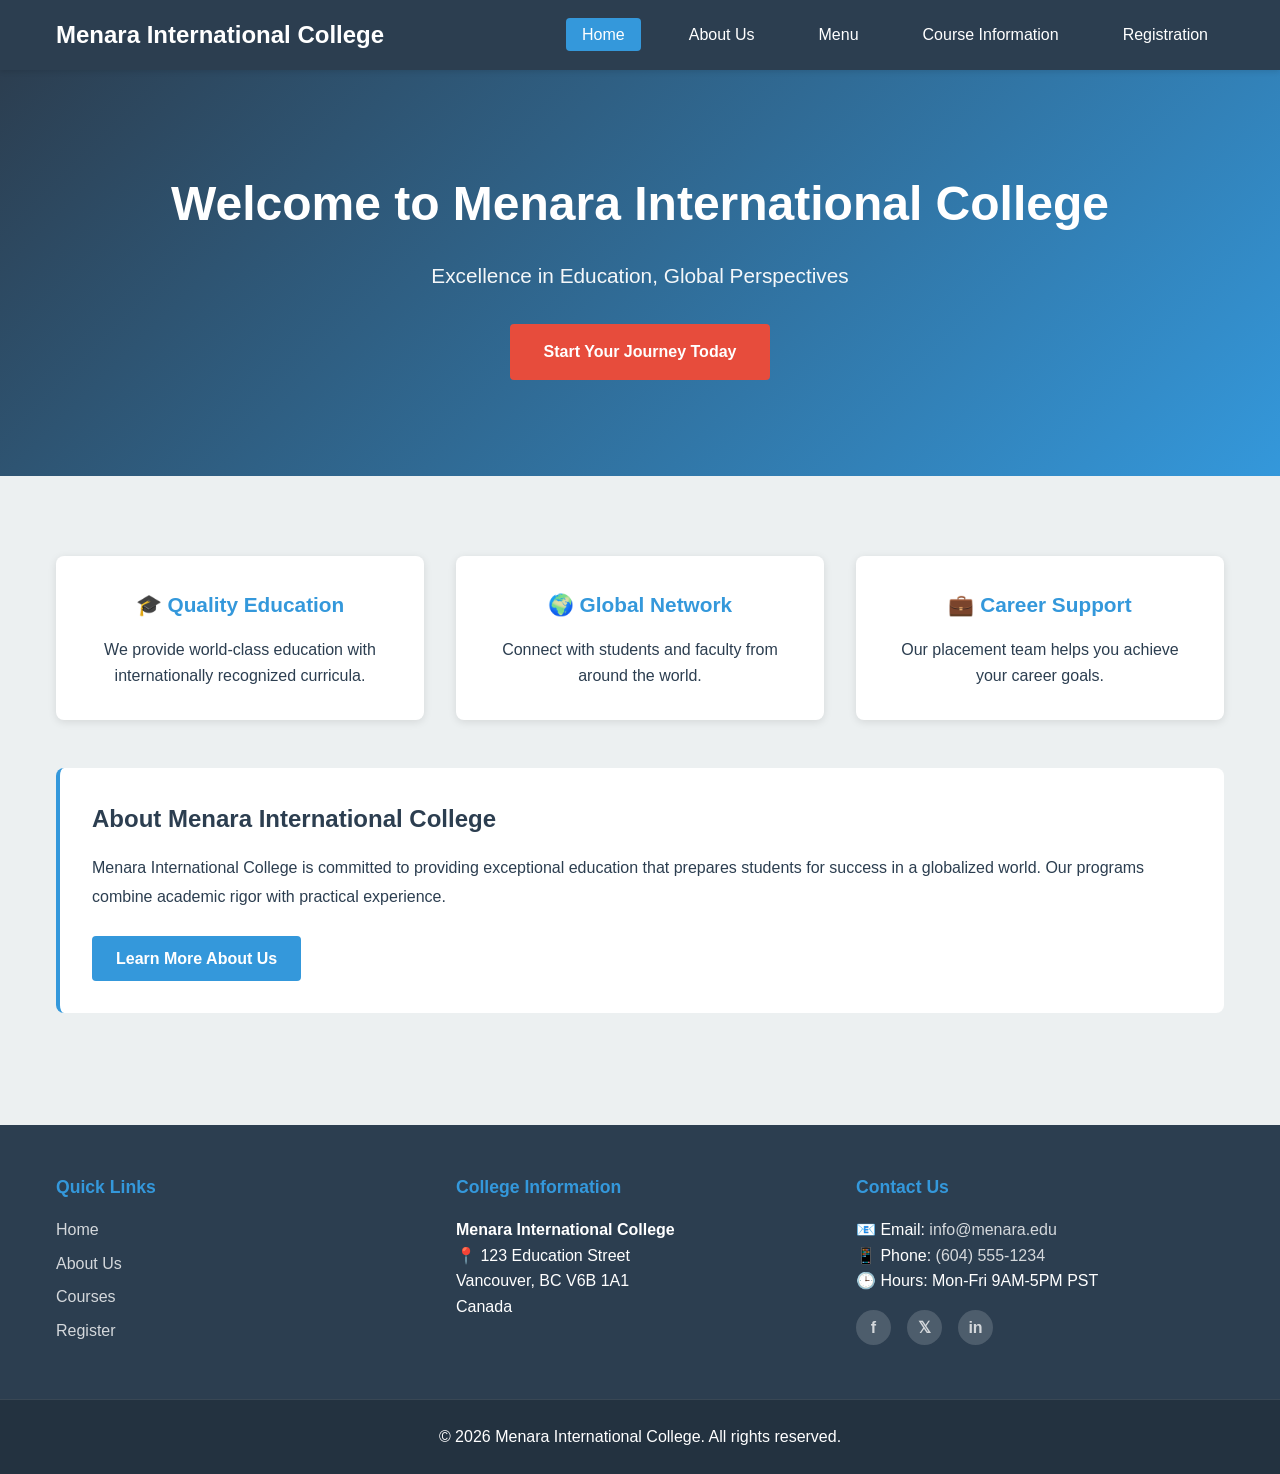
<file: index.html>
<!DOCTYPE html>
<html lang="en">
<head>
    <meta charset="UTF-8">
    <meta name="viewport" content="width=device-width, initial-scale=1.0">
    <title>Menara International College - Home</title>
    <link rel="stylesheet" href="styles.css">
</head>
<body>
    <!-- Navigation Bar -->
    <nav class="navbar">
        <div class="nav-container">
            <div class="logo">
                <h1>Menara International College</h1>
            </div>
            <div class="menu-toggle" id="menuToggle">
                <span></span>
                <span></span>
                <span></span>
            </div>
            <ul class="nav-menu" id="navMenu">
                <li><a href="index.html" class="active">Home</a></li>
                <li><a href="about.html">About Us</a></li>
                <li><a href="menu.html">Menu</a></li>
                <li><a href="courses.html">Course Information</a></li>
                <li><a href="registration.html">Registration</a></li>
            </ul>
        </div>
    </nav>

    <!-- Hero Section -->
    <header class="hero">
        <div class="hero-content">
            <h1>Welcome to Menara International College</h1>
            <p>Excellence in Education, Global Perspectives</p>
            <a href="registration.html" class="cta-button">Start Your Journey Today</a>
        </div>
    </header>

    <!-- Main Content -->
    <main class="container">
        <section class="featured">
            <div class="feature-card">
                <h3>🎓 Quality Education</h3>
                <p>We provide world-class education with internationally recognized curricula.</p>
            </div>
            <div class="feature-card">
                <h3>🌍 Global Network</h3>
                <p>Connect with students and faculty from around the world.</p>
            </div>
            <div class="feature-card">
                <h3>💼 Career Support</h3>
                <p>Our placement team helps you achieve your career goals.</p>
            </div>
        </section>

        <section class="intro-section">
            <h2>About Menara International College</h2>
            <p>Menara International College is committed to providing exceptional education that prepares students for success in a globalized world. Our programs combine academic rigor with practical experience.</p>
            <a href="about.html" class="read-more">Learn More About Us</a>
        </section>
    </main>

    <!-- Footer -->
    <footer class="footer">
        <div class="footer-container">
            <!-- Quick Menu Section -->
            <div class="footer-section">
                <h4>Quick Links</h4>
                <ul>
                    <li><a href="index.html">Home</a></li>
                    <li><a href="about.html">About Us</a></li>
                    <li><a href="courses.html">Courses</a></li>
                    <li><a href="registration.html">Register</a></li>
                </ul>
            </div>

            <!-- College Info Section -->
            <div class="footer-section">
                <h4>College Information</h4>
                <p><strong>Menara International College</strong></p>
                <p>📍 123 Education Street<br>
                   Vancouver, BC V6B 1A1<br>
                   Canada</p>
            </div>

            <!-- Contact Section -->
            <div class="footer-section">
                <h4>Contact Us</h4>
                <p>📧 Email: <a href="mailto:info@menara.edu">info@menara.edu</a></p>
                <p>📱 Phone: <a href="tel:+16045551234">(604) 555-1234</a></p>
                <p>🕒 Hours: Mon-Fri 9AM-5PM PST</p>
                <div class="social-links">
                    <a href="#" aria-label="Facebook">f</a>
                    <a href="#" aria-label="Twitter">𝕏</a>
                    <a href="#" aria-label="LinkedIn">in</a>
                </div>
            </div>
        </div>

        <div class="footer-bottom">
            <p>&copy; 2026 Menara International College. All rights reserved.</p>
        </div>
    </footer>

    <script src="script.js"></script>
</body>
</html>
</file>
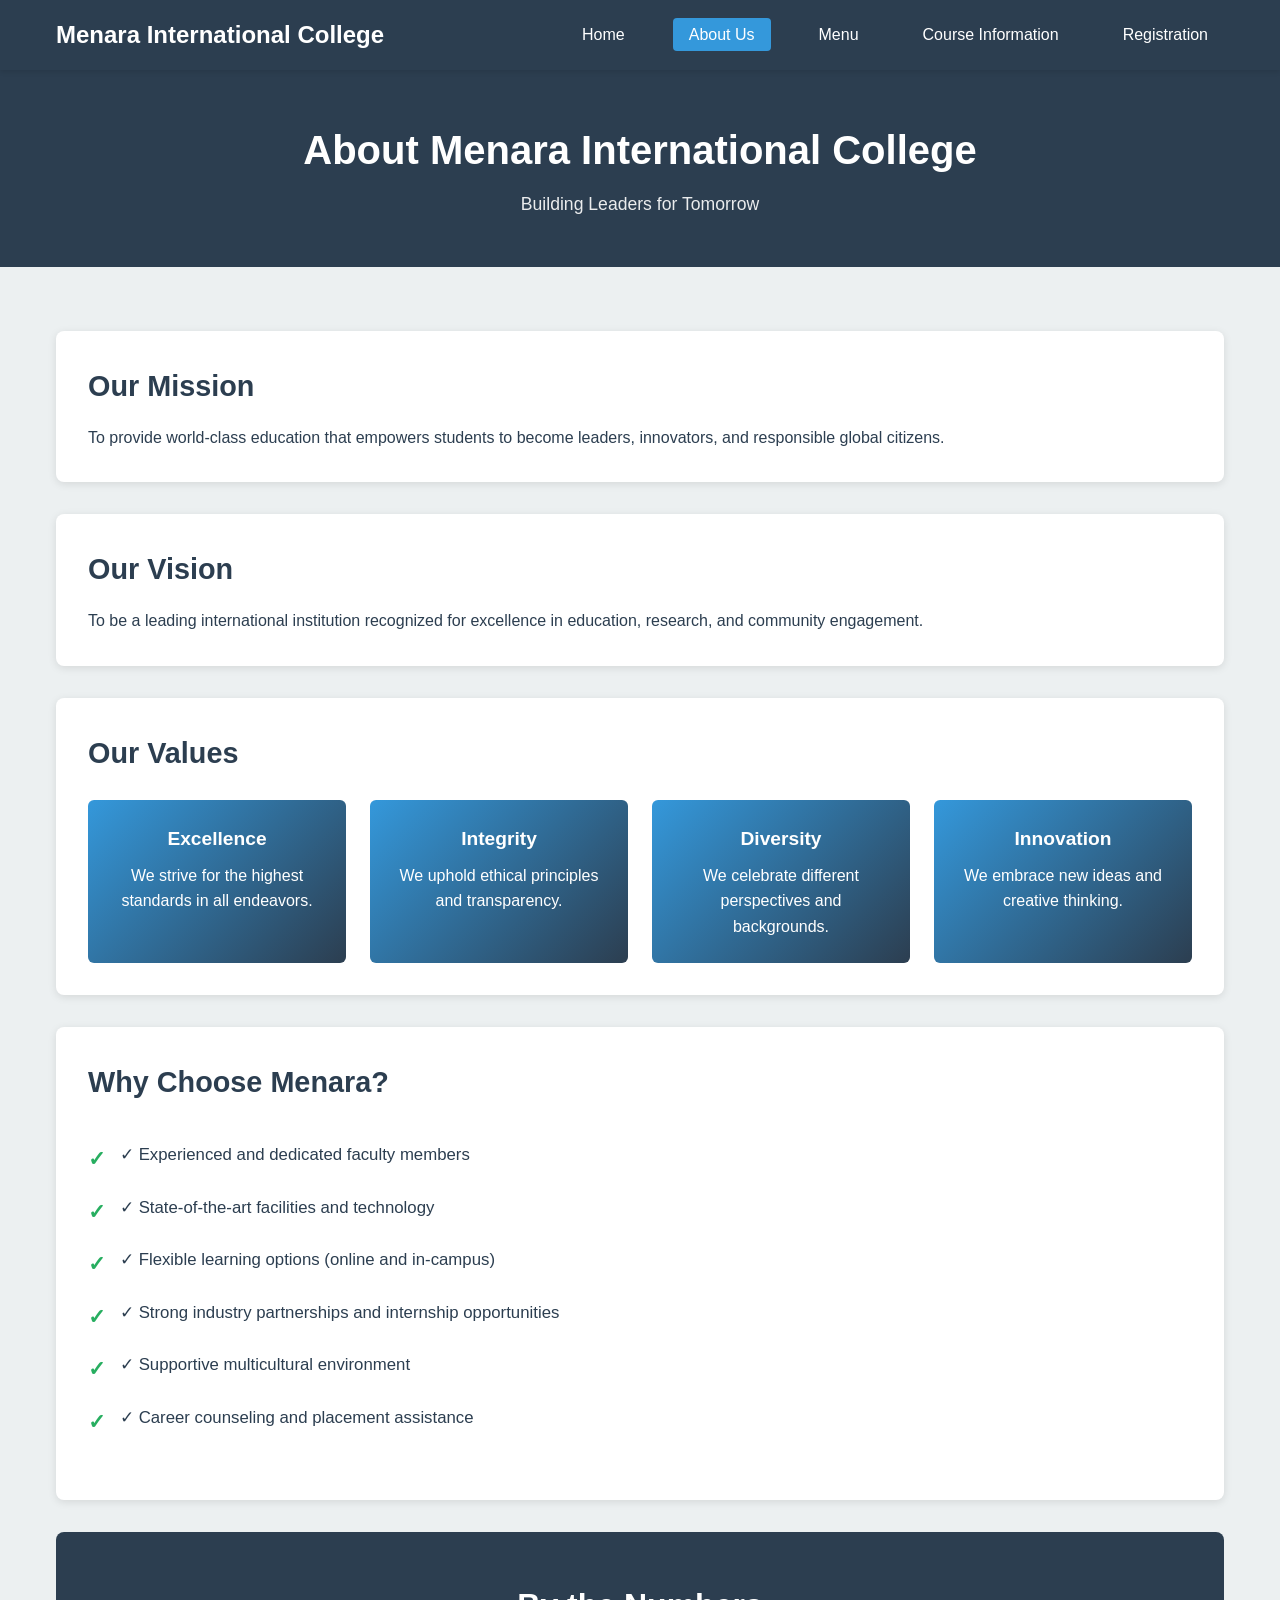
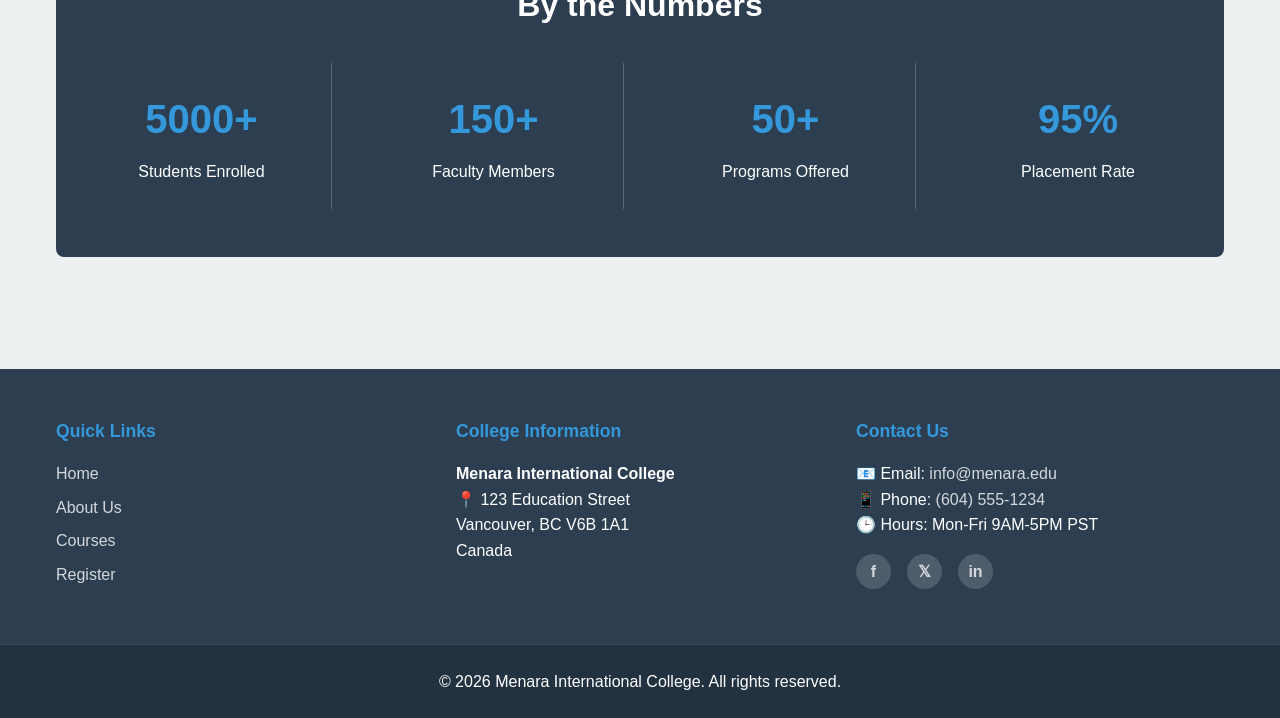
<file: about.html>
<!DOCTYPE html>
<html lang="en">
<head>
    <meta charset="UTF-8">
    <meta name="viewport" content="width=device-width, initial-scale=1.0">
    <title>About Us - Menara International College</title>
    <link rel="stylesheet" href="styles.css">
</head>
<body>
    <!-- Navigation Bar -->
    <nav class="navbar">
        <div class="nav-container">
            <div class="logo">
                <h1>Menara International College</h1>
            </div>
            <div class="menu-toggle" id="menuToggle">
                <span></span>
                <span></span>
                <span></span>
            </div>
            <ul class="nav-menu" id="navMenu">
                <li><a href="index.html">Home</a></li>
                <li><a href="about.html" class="active">About Us</a></li>
                <li><a href="menu.html">Menu</a></li>
                <li><a href="courses.html">Course Information</a></li>
                <li><a href="registration.html">Registration</a></li>
            </ul>
        </div>
    </nav>

    <!-- Page Header -->
    <header class="page-header">
        <h1>About Menara International College</h1>
        <p>Building Leaders for Tomorrow</p>
    </header>

    <!-- Main Content -->
    <main class="container">
        <section class="about-section">
            <h2>Our Mission</h2>
            <p>To provide world-class education that empowers students to become leaders, innovators, and responsible global citizens.</p>
        </section>

        <section class="about-section">
            <h2>Our Vision</h2>
            <p>To be a leading international institution recognized for excellence in education, research, and community engagement.</p>
        </section>

        <section class="about-section">
            <h2>Our Values</h2>
            <div class="values-grid">
                <div class="value-card">
                    <h3>Excellence</h3>
                    <p>We strive for the highest standards in all endeavors.</p>
                </div>
                <div class="value-card">
                    <h3>Integrity</h3>
                    <p>We uphold ethical principles and transparency.</p>
                </div>
                <div class="value-card">
                    <h3>Diversity</h3>
                    <p>We celebrate different perspectives and backgrounds.</p>
                </div>
                <div class="value-card">
                    <h3>Innovation</h3>
                    <p>We embrace new ideas and creative thinking.</p>
                </div>
            </div>
        </section>

        <section class="about-section">
            <h2>Why Choose Menara?</h2>
            <ul class="benefits-list">
                <li>✓ Experienced and dedicated faculty members</li>
                <li>✓ State-of-the-art facilities and technology</li>
                <li>✓ Flexible learning options (online and in-campus)</li>
                <li>✓ Strong industry partnerships and internship opportunities</li>
                <li>✓ Supportive multicultural environment</li>
                <li>✓ Career counseling and placement assistance</li>
            </ul>
        </section>

        <section class="statistics">
            <h2>By the Numbers</h2>
            <div class="stats-grid">
                <div class="stat">
                    <h3>5000+</h3>
                    <p>Students Enrolled</p>
                </div>
                <div class="stat">
                    <h3>150+</h3>
                    <p>Faculty Members</p>
                </div>
                <div class="stat">
                    <h3>50+</h3>
                    <p>Programs Offered</p>
                </div>
                <div class="stat">
                    <h3>95%</h3>
                    <p>Placement Rate</p>
                </div>
            </div>
        </section>
    </main>

    <!-- Footer -->
    <footer class="footer">
        <div class="footer-container">
            <!-- Quick Menu Section -->
            <div class="footer-section">
                <h4>Quick Links</h4>
                <ul>
                    <li><a href="index.html">Home</a></li>
                    <li><a href="about.html">About Us</a></li>
                    <li><a href="courses.html">Courses</a></li>
                    <li><a href="registration.html">Register</a></li>
                </ul>
            </div>

            <!-- College Info Section -->
            <div class="footer-section">
                <h4>College Information</h4>
                <p><strong>Menara International College</strong></p>
                <p>📍 123 Education Street<br>
                   Vancouver, BC V6B 1A1<br>
                   Canada</p>
            </div>

            <!-- Contact Section -->
            <div class="footer-section">
                <h4>Contact Us</h4>
                <p>📧 Email: <a href="mailto:info@menara.edu">info@menara.edu</a></p>
                <p>📱 Phone: <a href="tel:+16045551234">(604) 555-1234</a></p>
                <p>🕒 Hours: Mon-Fri 9AM-5PM PST</p>
                <div class="social-links">
                    <a href="#" aria-label="Facebook">f</a>
                    <a href="#" aria-label="Twitter">𝕏</a>
                    <a href="#" aria-label="LinkedIn">in</a>
                </div>
            </div>
        </div>

        <div class="footer-bottom">
            <p>&copy; 2026 Menara International College. All rights reserved.</p>
        </div>
    </footer>

    <script src="script.js"></script>
</body>
</html>
</file>
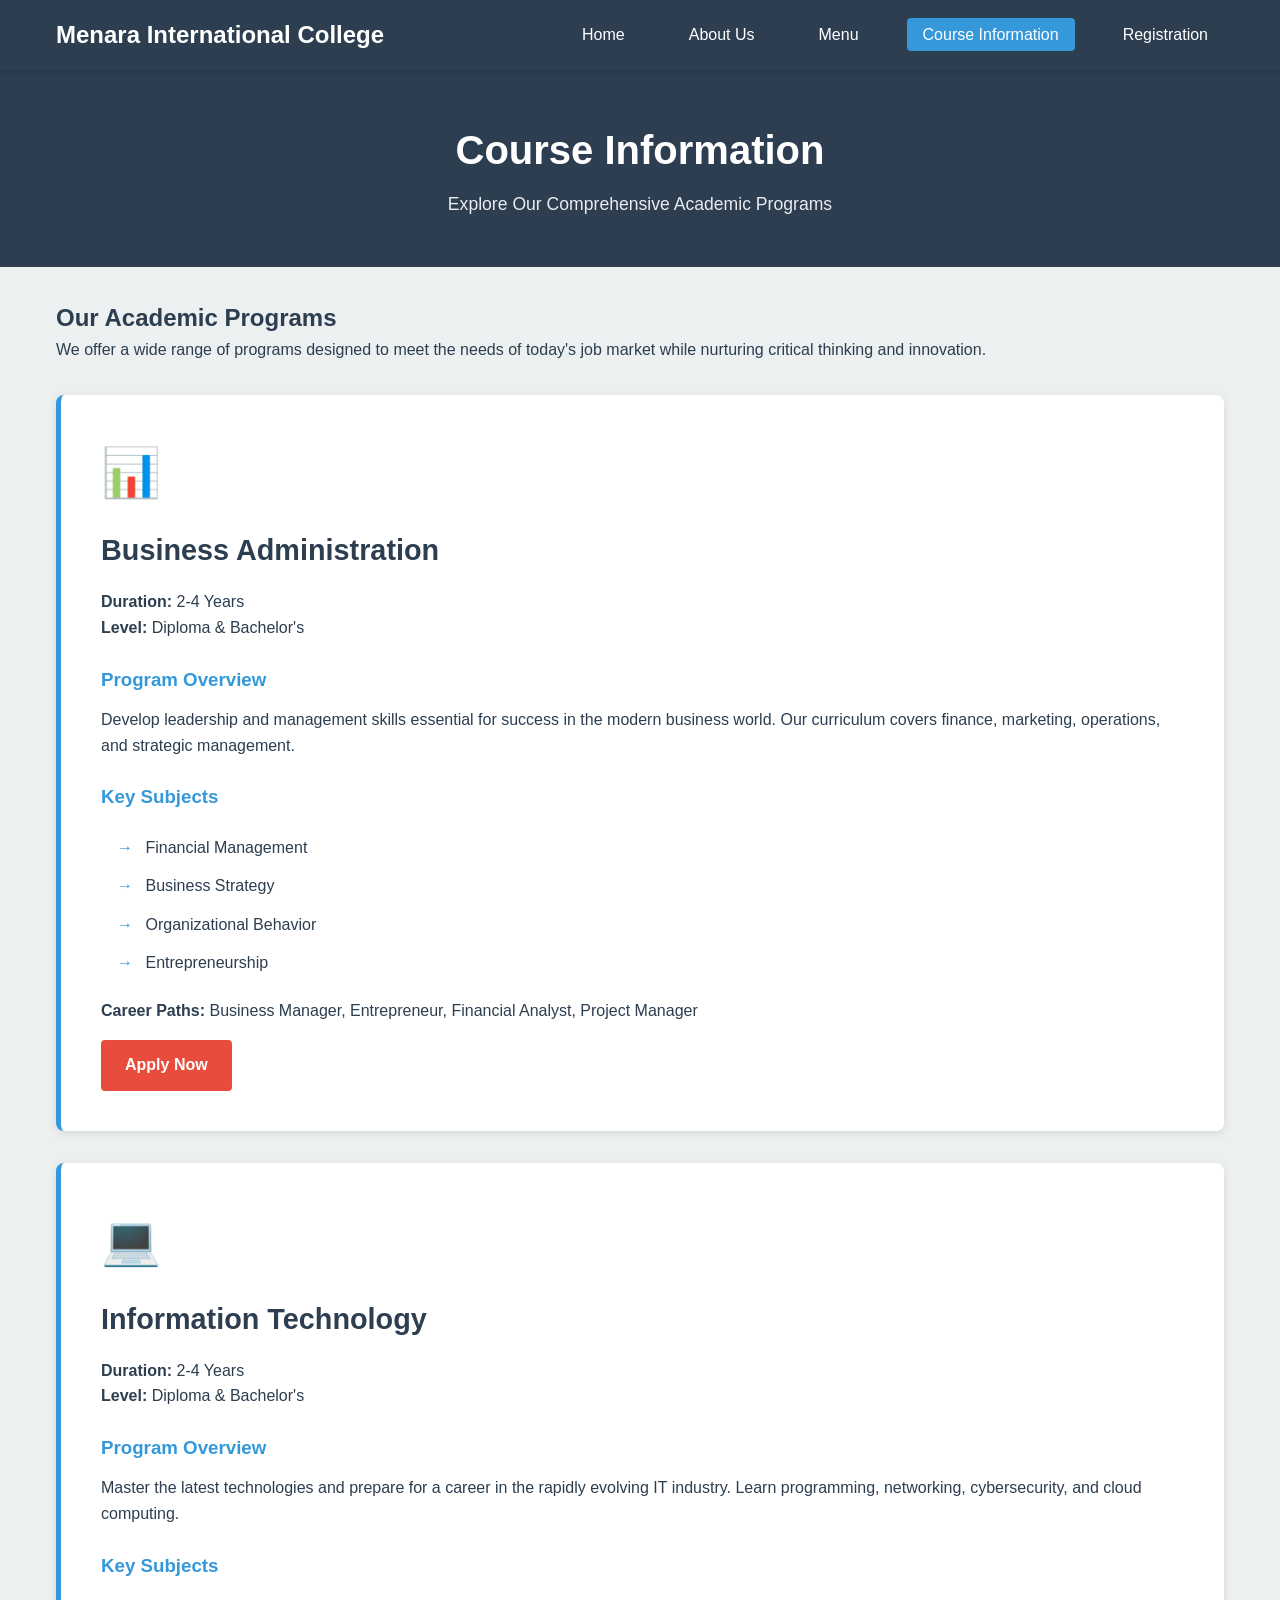
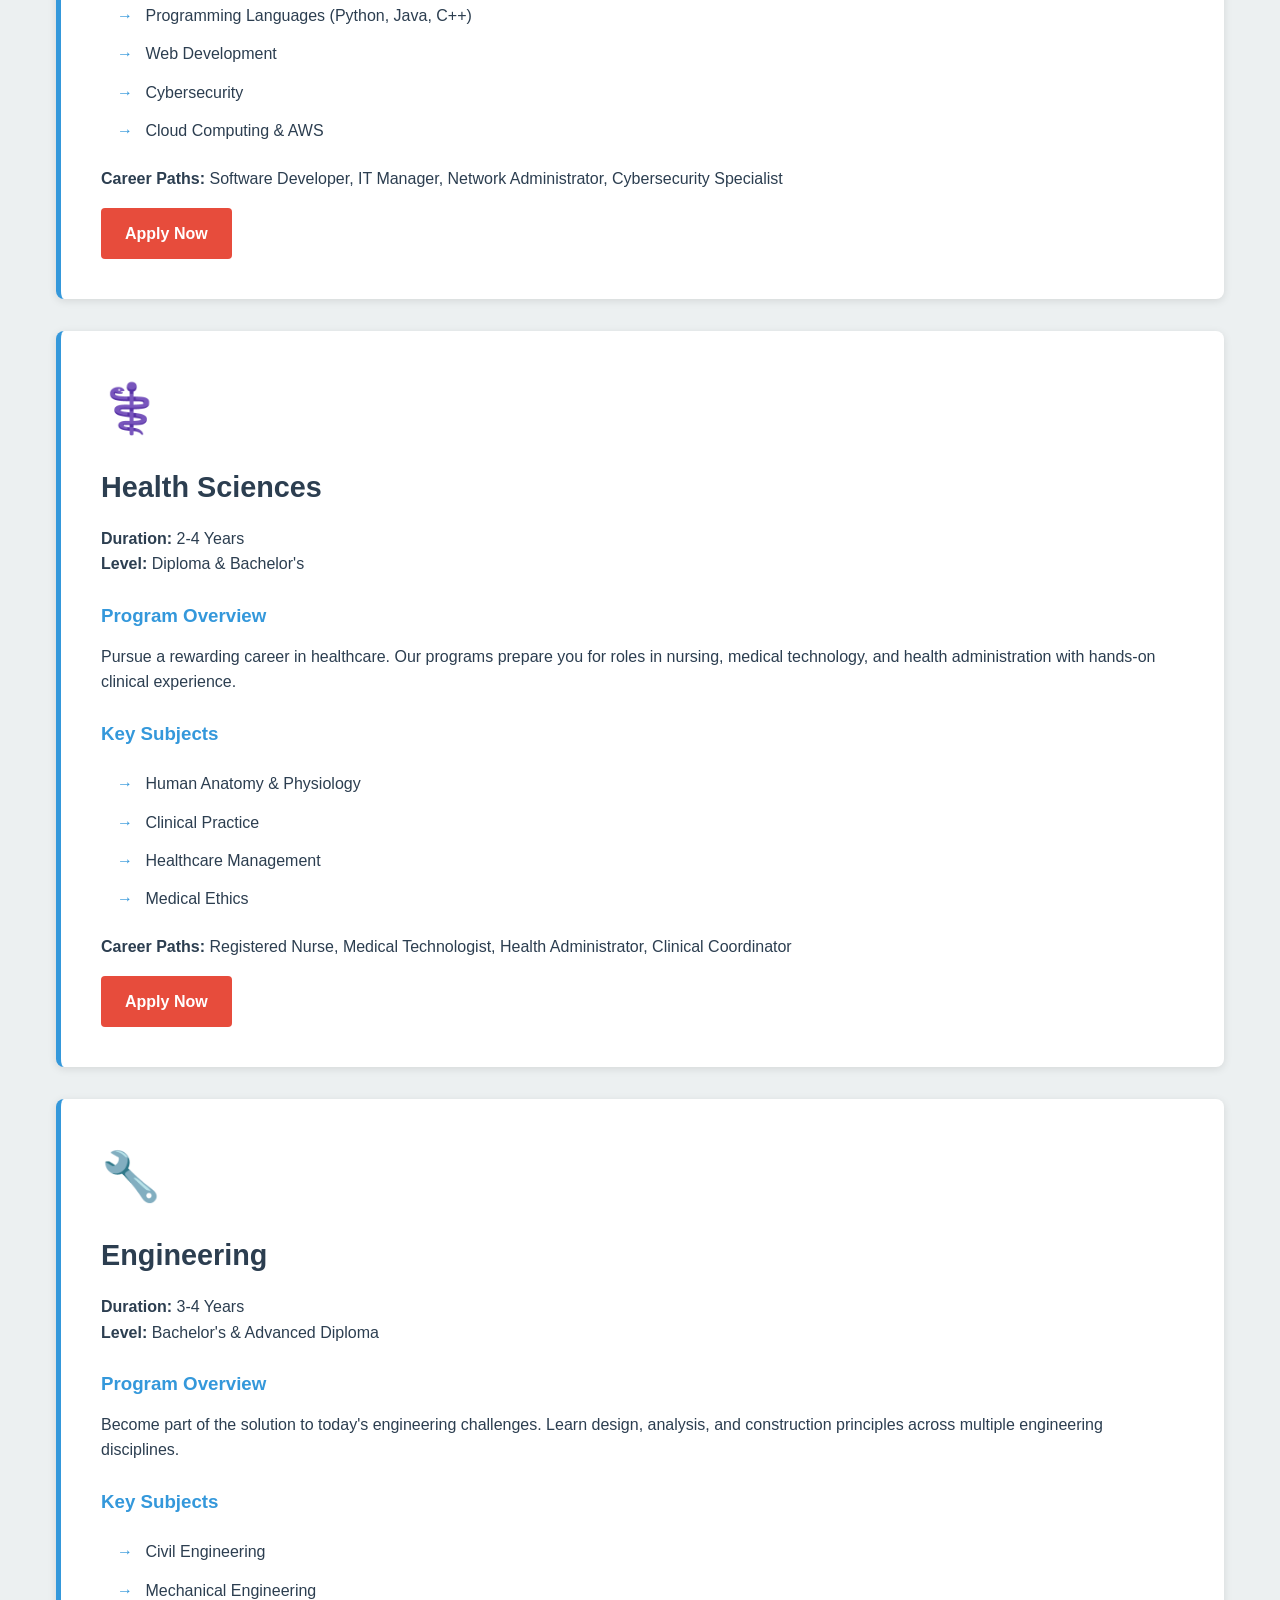
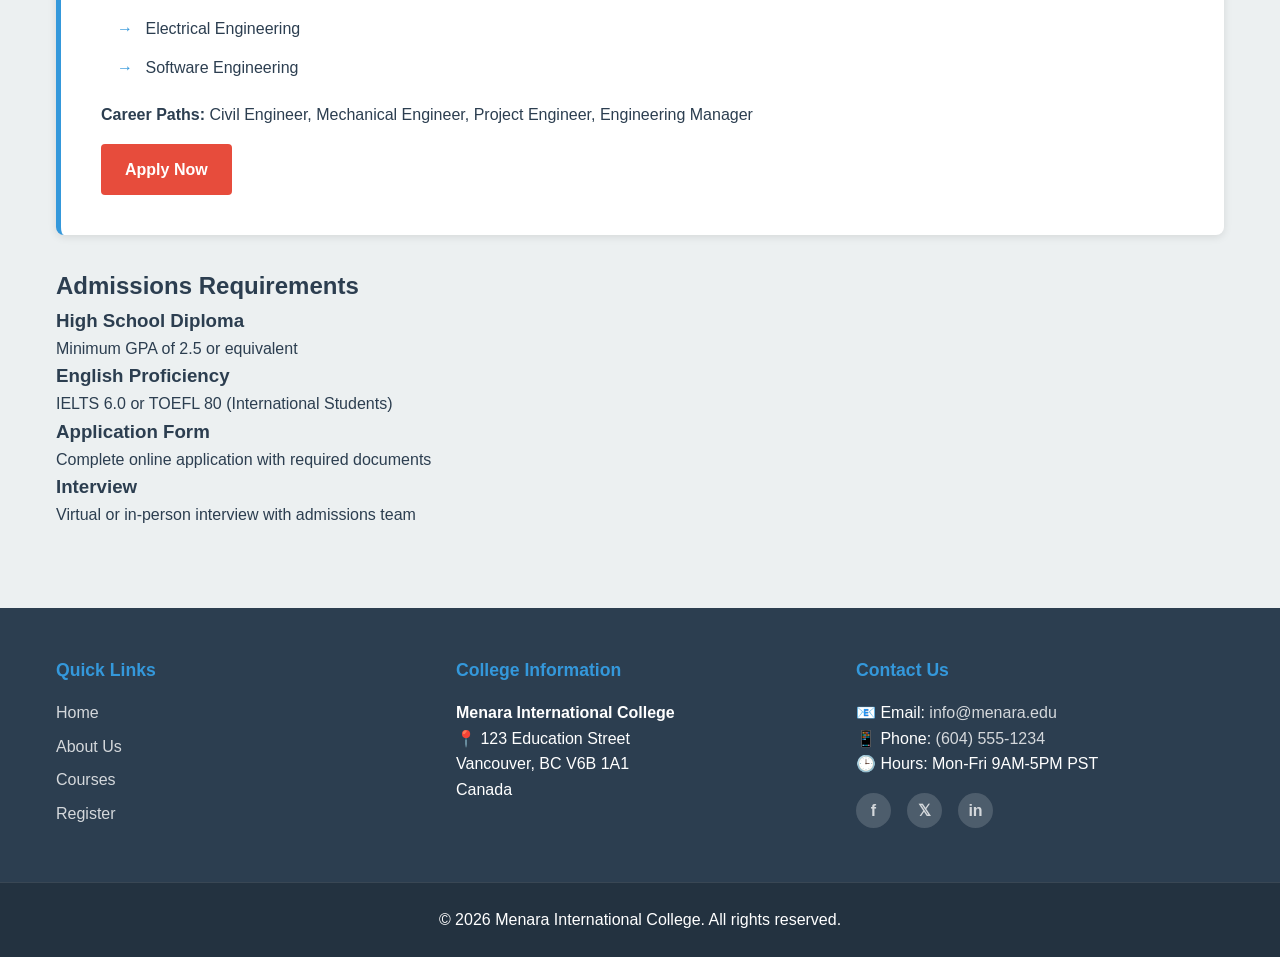
<file: courses.html>
<!DOCTYPE html>
<html lang="en">
<head>
    <meta charset="UTF-8">
    <meta name="viewport" content="width=device-width, initial-scale=1.0">
    <title>Course Information - Menara International College</title>
    <link rel="stylesheet" href="styles.css">
</head>
<body>
    <!-- Navigation Bar -->
    <nav class="navbar">
        <div class="nav-container">
            <div class="logo">
                <h1>Menara International College</h1>
            </div>
            <div class="menu-toggle" id="menuToggle">
                <span></span>
                <span></span>
                <span></span>
            </div>
            <ul class="nav-menu" id="navMenu">
                <li><a href="index.html">Home</a></li>
                <li><a href="about.html">About Us</a></li>
                <li><a href="menu.html">Menu</a></li>
                <li><a href="courses.html" class="active">Course Information</a></li>
                <li><a href="registration.html">Registration</a></li>
            </ul>
        </div>
    </nav>

    <!-- Page Header -->
    <header class="page-header">
        <h1>Course Information</h1>
        <p>Explore Our Comprehensive Academic Programs</p>
    </header>

    <!-- Main Content -->
    <main class="container">
        <section class="courses-intro">
            <h2>Our Academic Programs</h2>
            <p>We offer a wide range of programs designed to meet the needs of today's job market while nurturing critical thinking and innovation.</p>
        </section>

        <!-- Business Administration -->
        <section class="course-section" id="business">
            <div class="course-card">
                <div class="course-icon">📊</div>
                <h2>Business Administration</h2>
                <p><strong>Duration:</strong> 2-4 Years</p>
                <p><strong>Level:</strong> Diploma & Bachelor's</p>
                
                <h3>Program Overview</h3>
                <p>Develop leadership and management skills essential for success in the modern business world. Our curriculum covers finance, marketing, operations, and strategic management.</p>
                
                <h3>Key Subjects</h3>
                <ul>
                    <li>Financial Management</li>
                    <li>Business Strategy</li>
                    <li>Organizational Behavior</li>
                    <li>Entrepreneurship</li>
                </ul>
                
                <p><strong>Career Paths:</strong> Business Manager, Entrepreneur, Financial Analyst, Project Manager</p>
                <a href="registration.html" class="course-apply">Apply Now</a>
            </div>
        </section>

        <!-- Information Technology -->
        <section class="course-section" id="technology">
            <div class="course-card">
                <div class="course-icon">💻</div>
                <h2>Information Technology</h2>
                <p><strong>Duration:</strong> 2-4 Years</p>
                <p><strong>Level:</strong> Diploma & Bachelor's</p>
                
                <h3>Program Overview</h3>
                <p>Master the latest technologies and prepare for a career in the rapidly evolving IT industry. Learn programming, networking, cybersecurity, and cloud computing.</p>
                
                <h3>Key Subjects</h3>
                <ul>
                    <li>Programming Languages (Python, Java, C++)</li>
                    <li>Web Development</li>
                    <li>Cybersecurity</li>
                    <li>Cloud Computing & AWS</li>
                </ul>
                
                <p><strong>Career Paths:</strong> Software Developer, IT Manager, Network Administrator, Cybersecurity Specialist</p>
                <a href="registration.html" class="course-apply">Apply Now</a>
            </div>
        </section>

        <!-- Health Sciences -->
        <section class="course-section" id="health">
            <div class="course-card">
                <div class="course-icon">⚕️</div>
                <h2>Health Sciences</h2>
                <p><strong>Duration:</strong> 2-4 Years</p>
                <p><strong>Level:</strong> Diploma & Bachelor's</p>
                
                <h3>Program Overview</h3>
                <p>Pursue a rewarding career in healthcare. Our programs prepare you for roles in nursing, medical technology, and health administration with hands-on clinical experience.</p>
                
                <h3>Key Subjects</h3>
                <ul>
                    <li>Human Anatomy & Physiology</li>
                    <li>Clinical Practice</li>
                    <li>Healthcare Management</li>
                    <li>Medical Ethics</li>
                </ul>
                
                <p><strong>Career Paths:</strong> Registered Nurse, Medical Technologist, Health Administrator, Clinical Coordinator</p>
                <a href="registration.html" class="course-apply">Apply Now</a>
            </div>
        </section>

        <!-- Engineering -->
        <section class="course-section" id="engineering">
            <div class="course-card">
                <div class="course-icon">🔧</div>
                <h2>Engineering</h2>
                <p><strong>Duration:</strong> 3-4 Years</p>
                <p><strong>Level:</strong> Bachelor's & Advanced Diploma</p>
                
                <h3>Program Overview</h3>
                <p>Become part of the solution to today's engineering challenges. Learn design, analysis, and construction principles across multiple engineering disciplines.</p>
                
                <h3>Key Subjects</h3>
                <ul>
                    <li>Civil Engineering</li>
                    <li>Mechanical Engineering</li>
                    <li>Electrical Engineering</li>
                    <li>Software Engineering</li>
                </ul>
                
                <p><strong>Career Paths:</strong> Civil Engineer, Mechanical Engineer, Project Engineer, Engineering Manager</p>
                <a href="registration.html" class="course-apply">Apply Now</a>
            </div>
        </section>

        <!-- Admissions Requirements -->
        <section class="admissions-section">
            <h2>Admissions Requirements</h2>
            <div class="requirements-grid">
                <div class="requirement-card">
                    <h3>High School Diploma</h3>
                    <p>Minimum GPA of 2.5 or equivalent</p>
                </div>
                <div class="requirement-card">
                    <h3>English Proficiency</h3>
                    <p>IELTS 6.0 or TOEFL 80 (International Students)</p>
                </div>
                <div class="requirement-card">
                    <h3>Application Form</h3>
                    <p>Complete online application with required documents</p>
                </div>
                <div class="requirement-card">
                    <h3>Interview</h3>
                    <p>Virtual or in-person interview with admissions team</p>
                </div>
            </div>
        </section>
    </main>

    <!-- Footer -->
    <footer class="footer">
        <div class="footer-container">
            <!-- Quick Menu Section -->
            <div class="footer-section">
                <h4>Quick Links</h4>
                <ul>
                    <li><a href="index.html">Home</a></li>
                    <li><a href="about.html">About Us</a></li>
                    <li><a href="courses.html">Courses</a></li>
                    <li><a href="registration.html">Register</a></li>
                </ul>
            </div>

            <!-- College Info Section -->
            <div class="footer-section">
                <h4>College Information</h4>
                <p><strong>Menara International College</strong></p>
                <p>📍 123 Education Street<br>
                   Vancouver, BC V6B 1A1<br>
                   Canada</p>
            </div>

            <!-- Contact Section -->
            <div class="footer-section">
                <h4>Contact Us</h4>
                <p>📧 Email: <a href="mailto:info@menara.edu">info@menara.edu</a></p>
                <p>📱 Phone: <a href="tel:+16045551234">(604) 555-1234</a></p>
                <p>🕒 Hours: Mon-Fri 9AM-5PM PST</p>
                <div class="social-links">
                    <a href="#" aria-label="Facebook">f</a>
                    <a href="#" aria-label="Twitter">𝕏</a>
                    <a href="#" aria-label="LinkedIn">in</a>
                </div>
            </div>
        </div>

        <div class="footer-bottom">
            <p>&copy; 2026 Menara International College. All rights reserved.</p>
        </div>
    </footer>

    <script src="script.js"></script>
</body>
</html>
</file>
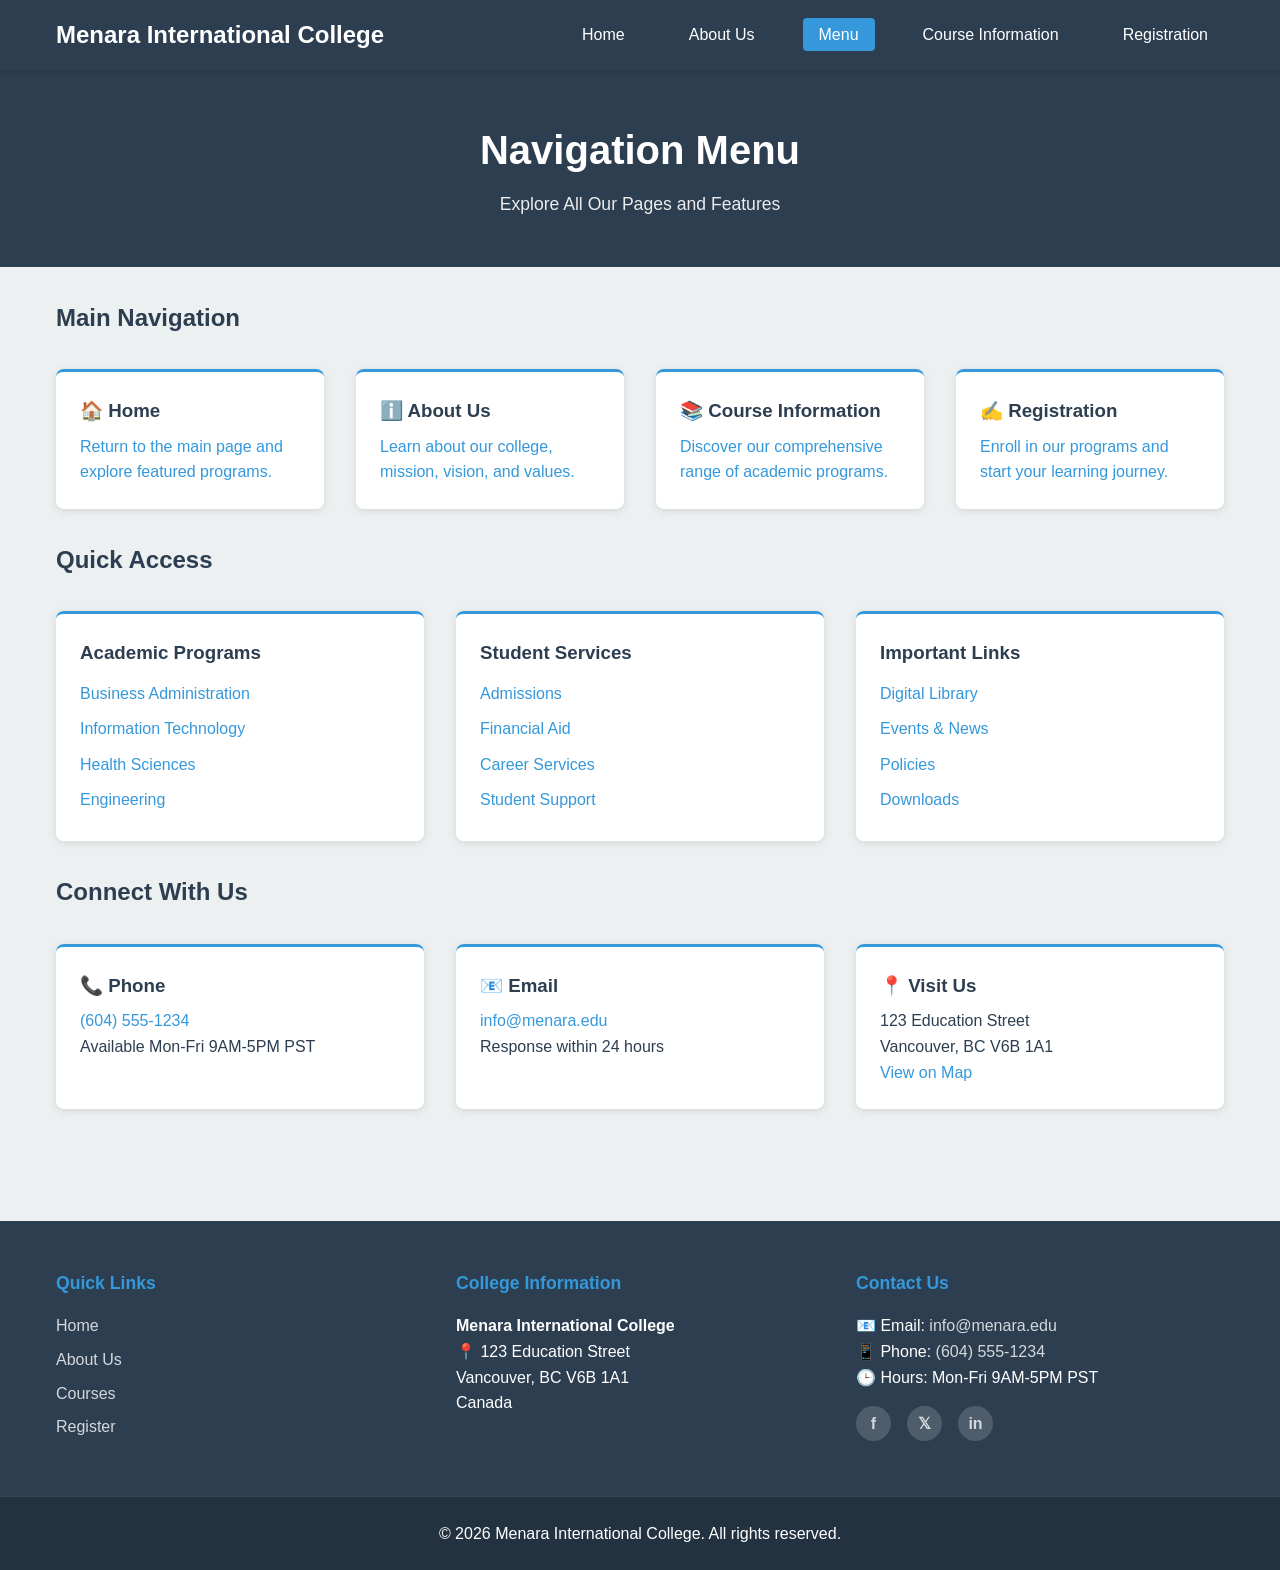
<file: menu.html>
<!DOCTYPE html>
<html lang="en">
<head>
    <meta charset="UTF-8">
    <meta name="viewport" content="width=device-width, initial-scale=1.0">
    <title>Menu - Menara International College</title>
    <link rel="stylesheet" href="styles.css">
</head>
<body>
    <!-- Navigation Bar -->
    <nav class="navbar">
        <div class="nav-container">
            <div class="logo">
                <h1>Menara International College</h1>
            </div>
            <div class="menu-toggle" id="menuToggle">
                <span></span>
                <span></span>
                <span></span>
            </div>
            <ul class="nav-menu" id="navMenu">
                <li><a href="index.html">Home</a></li>
                <li><a href="about.html">About Us</a></li>
                <li><a href="menu.html" class="active">Menu</a></li>
                <li><a href="courses.html">Course Information</a></li>
                <li><a href="registration.html">Registration</a></li>
            </ul>
        </div>
    </nav>

    <!-- Page Header -->
    <header class="page-header">
        <h1>Navigation Menu</h1>
        <p>Explore All Our Pages and Features</p>
    </header>

    <!-- Main Content -->
    <main class="container">
        <section class="menu-section">
            <h2>Main Navigation</h2>
            <div class="menu-grid">
                <div class="menu-item">
                    <a href="index.html">
                        <h3>🏠 Home</h3>
                        <p>Return to the main page and explore featured programs.</p>
                    </a>
                </div>
                <div class="menu-item">
                    <a href="about.html">
                        <h3>ℹ️ About Us</h3>
                        <p>Learn about our college, mission, vision, and values.</p>
                    </a>
                </div>
                <div class="menu-item">
                    <a href="courses.html">
                        <h3>📚 Course Information</h3>
                        <p>Discover our comprehensive range of academic programs.</p>
                    </a>
                </div>
                <div class="menu-item">
                    <a href="registration.html">
                        <h3>✍️ Registration</h3>
                        <p>Enroll in our programs and start your learning journey.</p>
                    </a>
                </div>
            </div>
        </section>

        <section class="menu-section">
            <h2>Quick Access</h2>
            <div class="quick-access">
                <div class="access-card">
                    <h3>Academic Programs</h3>
                    <ul>
                        <li><a href="courses.html#business">Business Administration</a></li>
                        <li><a href="courses.html#technology">Information Technology</a></li>
                        <li><a href="courses.html#health">Health Sciences</a></li>
                        <li><a href="courses.html#engineering">Engineering</a></li>
                    </ul>
                </div>
                <div class="access-card">
                    <h3>Student Services</h3>
                    <ul>
                        <li><a href="#admissions">Admissions</a></li>
                        <li><a href="#financial">Financial Aid</a></li>
                        <li><a href="#career">Career Services</a></li>
                        <li><a href="#support">Student Support</a></li>
                    </ul>
                </div>
                <div class="access-card">
                    <h3>Important Links</h3>
                    <ul>
                        <li><a href="#library">Digital Library</a></li>
                        <li><a href="#events">Events & News</a></li>
                        <li><a href="#policies">Policies</a></li>
                        <li><a href="#downloads">Downloads</a></li>
                    </ul>
                </div>
            </div>
        </section>

        <section class="menu-section">
            <h2>Connect With Us</h2>
            <div class="connect-grid">
                <div class="connect-card">
                    <h3>📞 Phone</h3>
                    <p><a href="tel:+16045551234">(604) 555-1234</a></p>
                    <p>Available Mon-Fri 9AM-5PM PST</p>
                </div>
                <div class="connect-card">
                    <h3>📧 Email</h3>
                    <p><a href="mailto:info@menara.edu">info@menara.edu</a></p>
                    <p>Response within 24 hours</p>
                </div>
                <div class="connect-card">
                    <h3>📍 Visit Us</h3>
                    <p>123 Education Street<br>Vancouver, BC V6B 1A1</p>
                    <p><a href="#map">View on Map</a></p>
                </div>
            </div>
        </section>
    </main>

    <!-- Footer -->
    <footer class="footer">
        <div class="footer-container">
            <!-- Quick Menu Section -->
            <div class="footer-section">
                <h4>Quick Links</h4>
                <ul>
                    <li><a href="index.html">Home</a></li>
                    <li><a href="about.html">About Us</a></li>
                    <li><a href="courses.html">Courses</a></li>
                    <li><a href="registration.html">Register</a></li>
                </ul>
            </div>

            <!-- College Info Section -->
            <div class="footer-section">
                <h4>College Information</h4>
                <p><strong>Menara International College</strong></p>
                <p>📍 123 Education Street<br>
                   Vancouver, BC V6B 1A1<br>
                   Canada</p>
            </div>

            <!-- Contact Section -->
            <div class="footer-section">
                <h4>Contact Us</h4>
                <p>📧 Email: <a href="mailto:info@menara.edu">info@menara.edu</a></p>
                <p>📱 Phone: <a href="tel:+16045551234">(604) 555-1234</a></p>
                <p>🕒 Hours: Mon-Fri 9AM-5PM PST</p>
                <div class="social-links">
                    <a href="#" aria-label="Facebook">f</a>
                    <a href="#" aria-label="Twitter">𝕏</a>
                    <a href="#" aria-label="LinkedIn">in</a>
                </div>
            </div>
        </div>

        <div class="footer-bottom">
            <p>&copy; 2026 Menara International College. All rights reserved.</p>
        </div>
    </footer>

    <script src="script.js"></script>
</body>
</html>
</file>
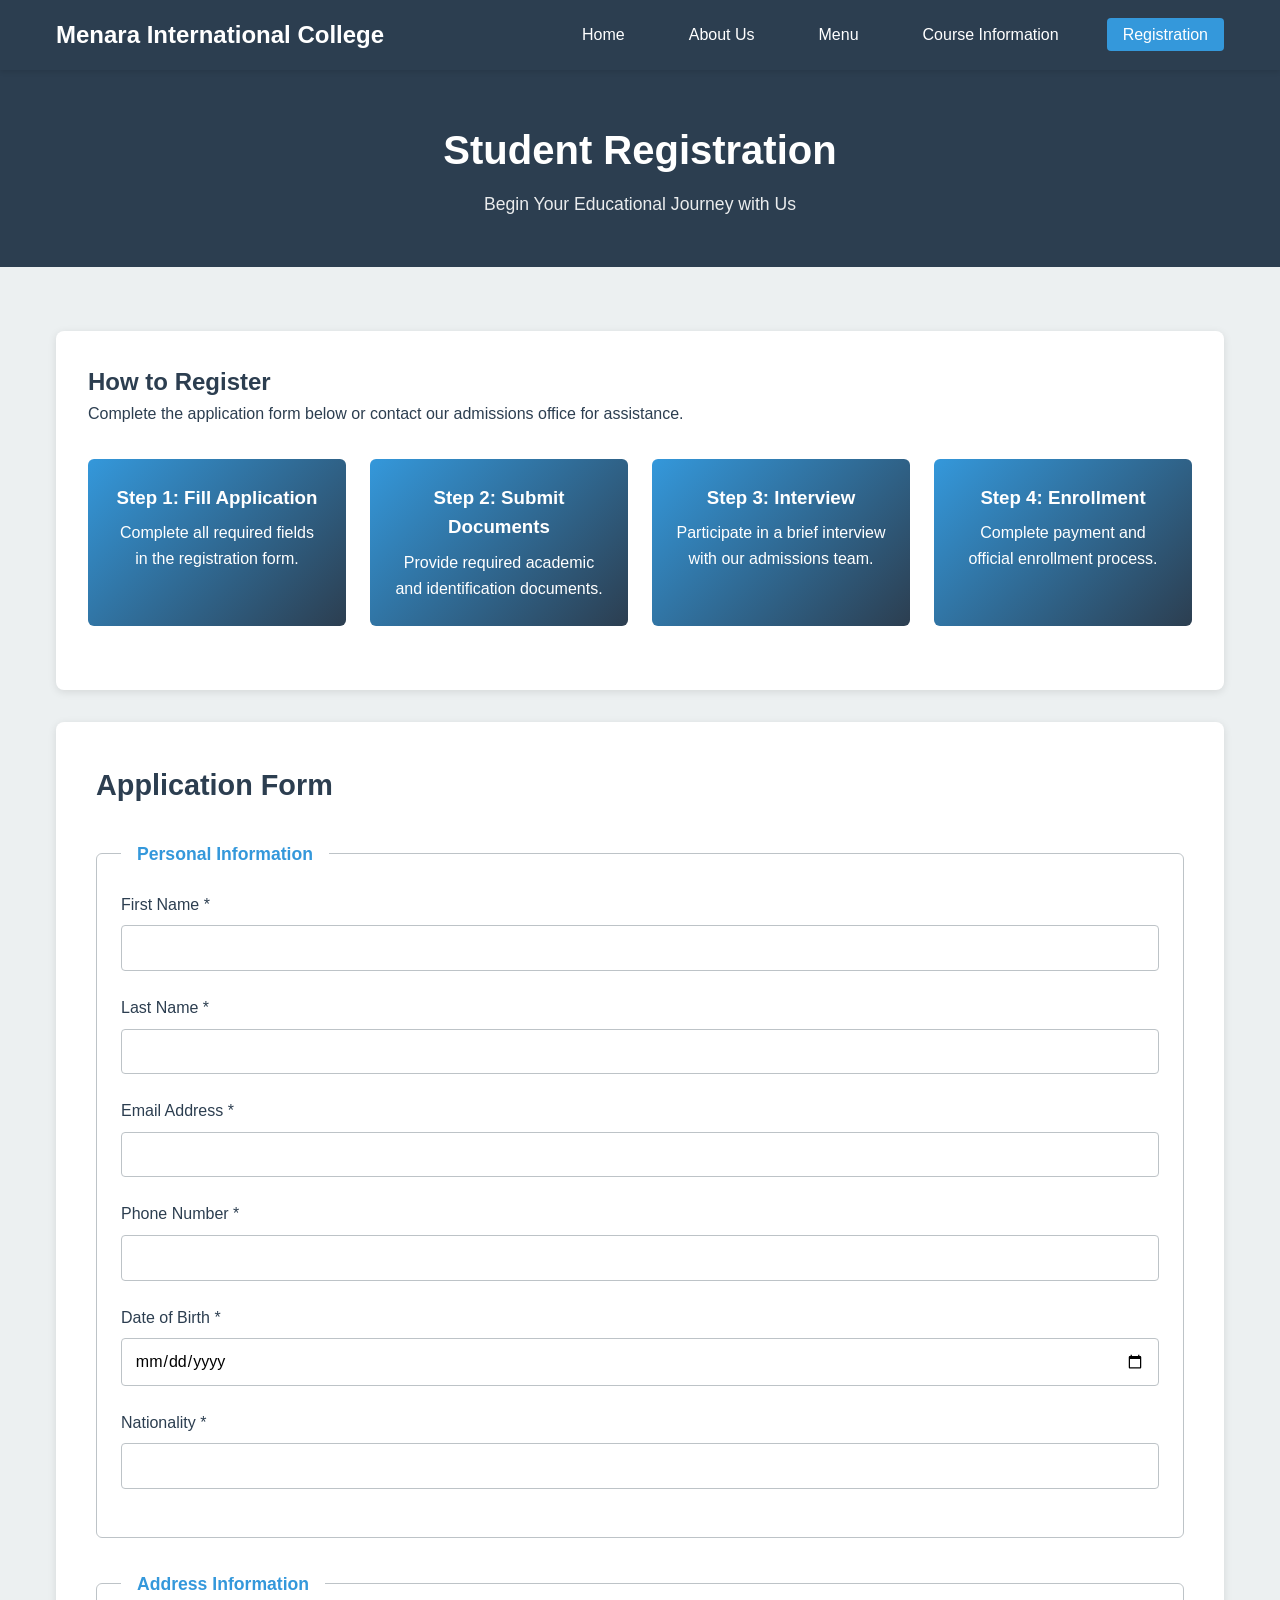
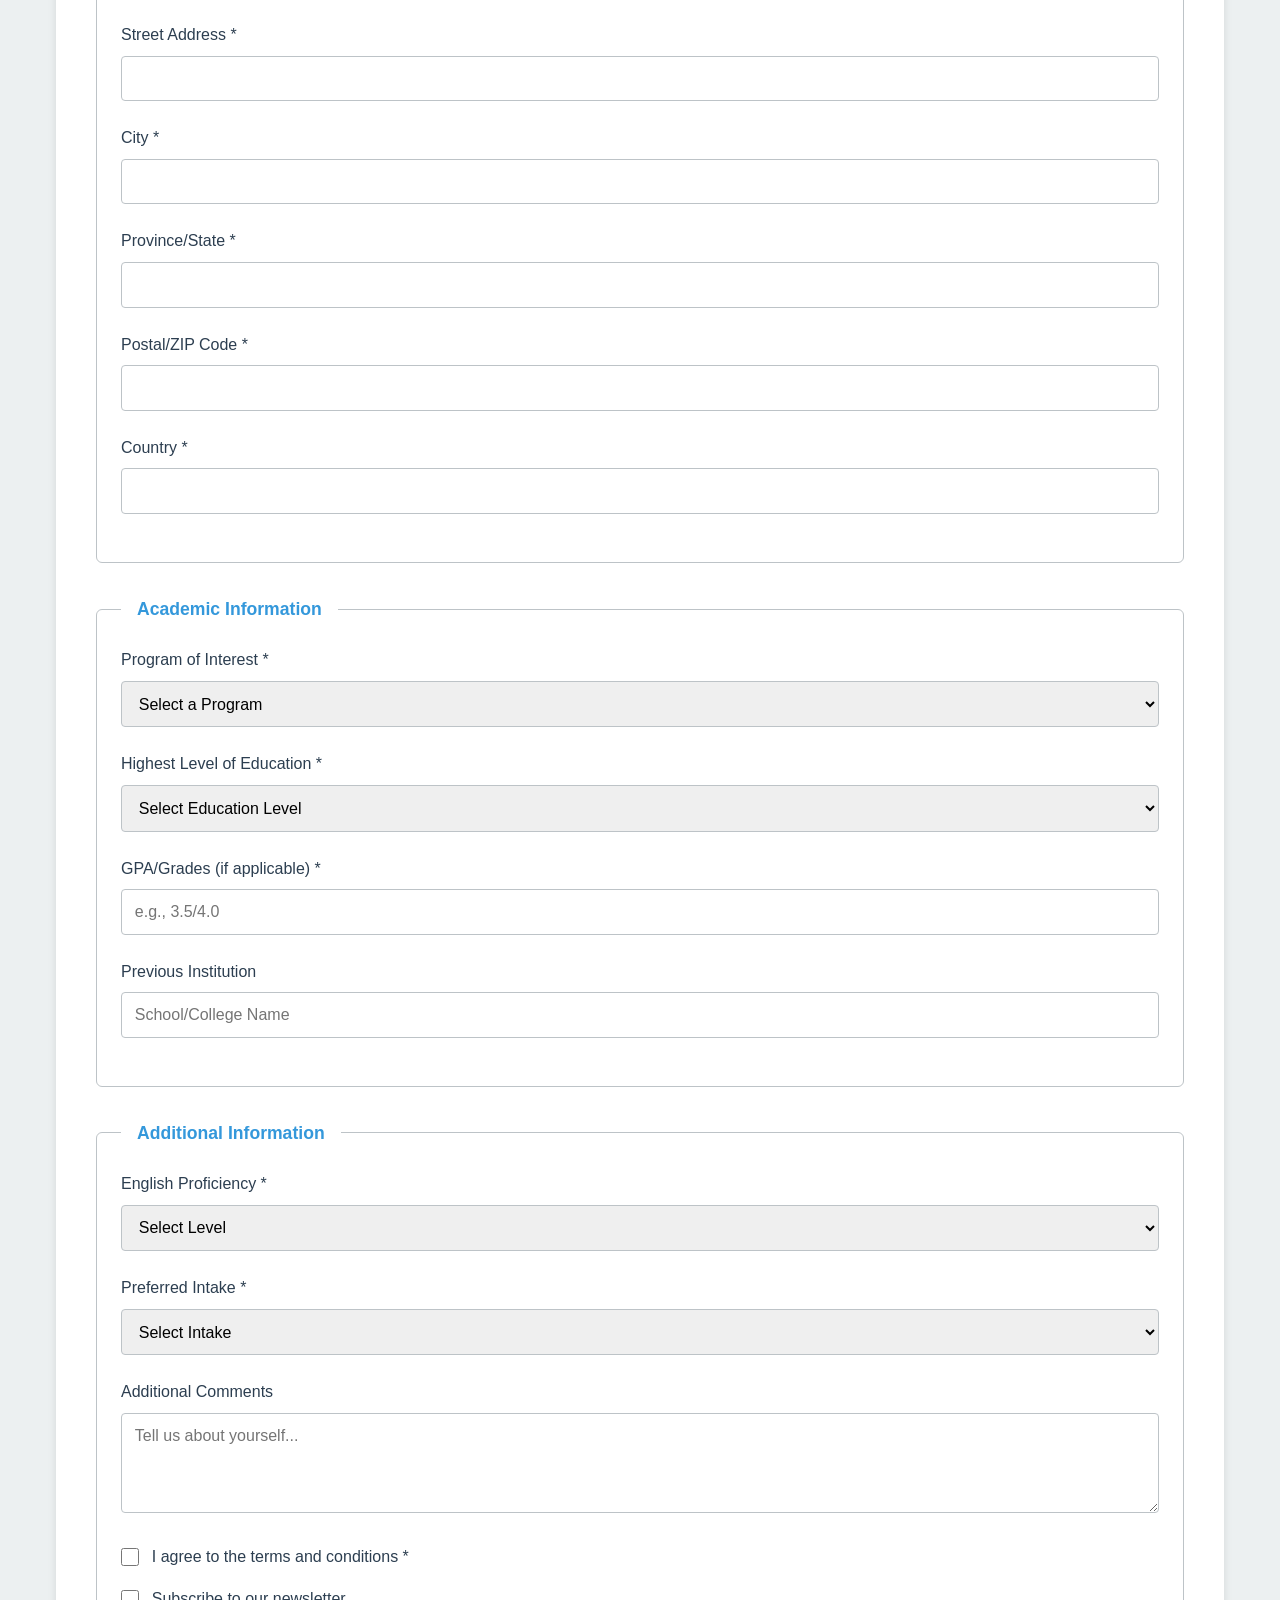
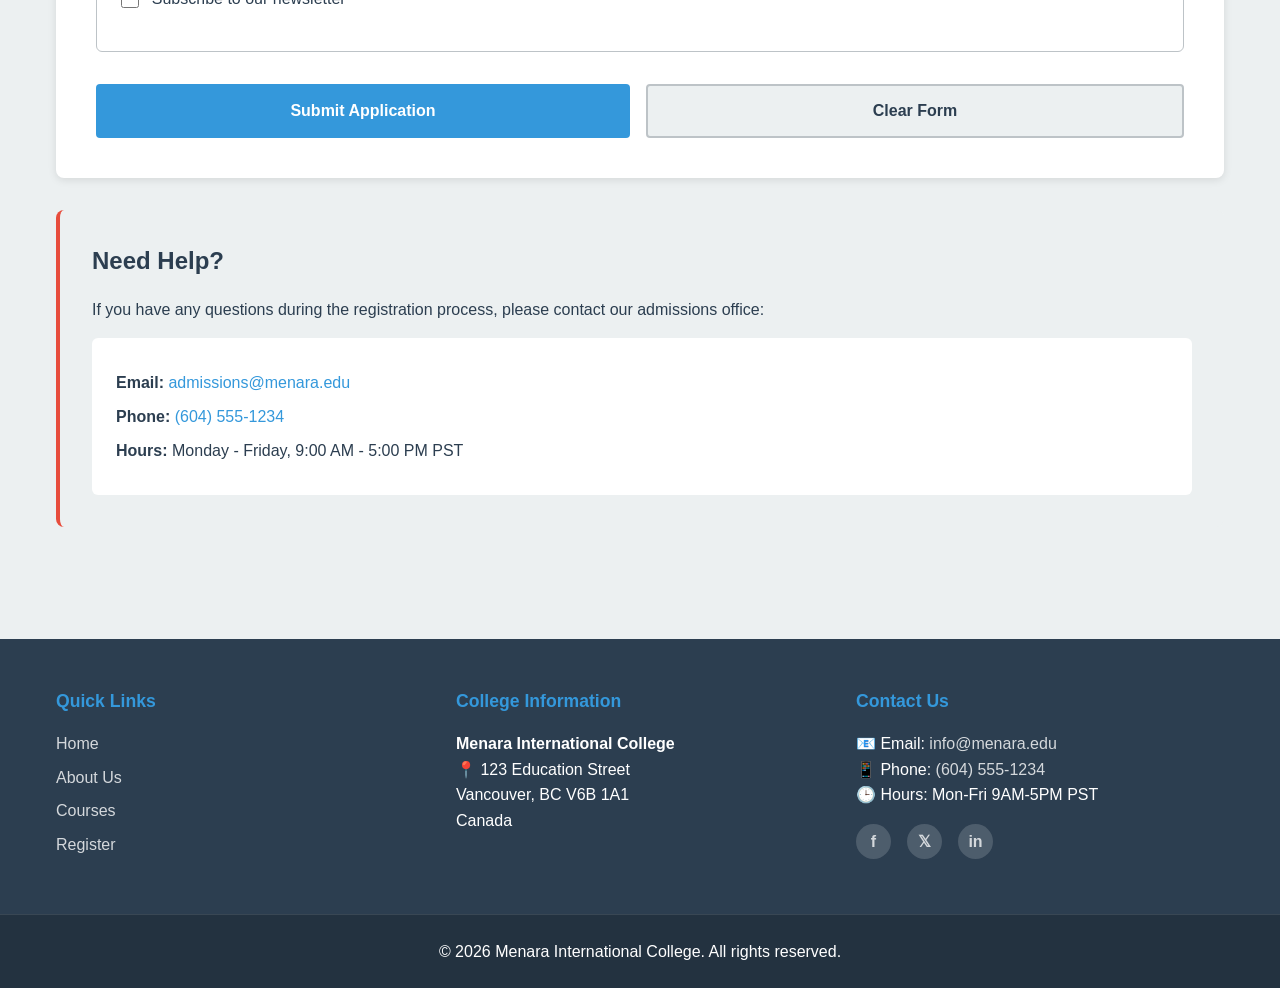
<file: registration.html>
<!DOCTYPE html>
<html lang="en">
<head>
    <meta charset="UTF-8">
    <meta name="viewport" content="width=device-width, initial-scale=1.0">
    <title>Registration - Menara International College</title>
    <link rel="stylesheet" href="styles.css">
</head>
<body>
    <!-- Navigation Bar -->
    <nav class="navbar">
        <div class="nav-container">
            <div class="logo">
                <h1>Menara International College</h1>
            </div>
            <div class="menu-toggle" id="menuToggle">
                <span></span>
                <span></span>
                <span></span>
            </div>
            <ul class="nav-menu" id="navMenu">
                <li><a href="index.html">Home</a></li>
                <li><a href="about.html">About Us</a></li>
                <li><a href="menu.html">Menu</a></li>
                <li><a href="courses.html">Course Information</a></li>
                <li><a href="registration.html" class="active">Registration</a></li>
            </ul>
        </div>
    </nav>

    <!-- Page Header -->
    <header class="page-header">
        <h1>Student Registration</h1>
        <p>Begin Your Educational Journey with Us</p>
    </header>

    <!-- Main Content -->
    <main class="container">
        <section class="registration-section">
            <div class="registration-info">
                <h2>How to Register</h2>
                <p>Complete the application form below or contact our admissions office for assistance.</p>
                
                <div class="info-cards">
                    <div class="info-card">
                        <h3>Step 1: Fill Application</h3>
                        <p>Complete all required fields in the registration form.</p>
                    </div>
                    <div class="info-card">
                        <h3>Step 2: Submit Documents</h3>
                        <p>Provide required academic and identification documents.</p>
                    </div>
                    <div class="info-card">
                        <h3>Step 3: Interview</h3>
                        <p>Participate in a brief interview with our admissions team.</p>
                    </div>
                    <div class="info-card">
                        <h3>Step 4: Enrollment</h3>
                        <p>Complete payment and official enrollment process.</p>
                    </div>
                </div>
            </div>

            <!-- Registration Form -->
            <div class="registration-form">
                <h2>Application Form</h2>
                <form id="regForm" onsubmit="handleFormSubmit(event)">
                    <!-- Personal Information -->
                    <fieldset>
                        <legend>Personal Information</legend>
                        
                        <div class="form-group">
                            <label for="firstName">First Name *</label>
                            <input type="text" id="firstName" name="firstName" required>
                        </div>

                        <div class="form-group">
                            <label for="lastName">Last Name *</label>
                            <input type="text" id="lastName" name="lastName" required>
                        </div>

                        <div class="form-group">
                            <label for="email">Email Address *</label>
                            <input type="email" id="email" name="email" required>
                        </div>

                        <div class="form-group">
                            <label for="phone">Phone Number *</label>
                            <input type="tel" id="phone" name="phone" required>
                        </div>

                        <div class="form-group">
                            <label for="dob">Date of Birth *</label>
                            <input type="date" id="dob" name="dob" required>
                        </div>

                        <div class="form-group">
                            <label for="nationality">Nationality *</label>
                            <input type="text" id="nationality" name="nationality" required>
                        </div>
                    </fieldset>

                    <!-- Address Information -->
                    <fieldset>
                        <legend>Address Information</legend>
                        
                        <div class="form-group">
                            <label for="address">Street Address *</label>
                            <input type="text" id="address" name="address" required>
                        </div>

                        <div class="form-group">
                            <label for="city">City *</label>
                            <input type="text" id="city" name="city" required>
                        </div>

                        <div class="form-group">
                            <label for="province">Province/State *</label>
                            <input type="text" id="province" name="province" required>
                        </div>

                        <div class="form-group">
                            <label for="postal">Postal/ZIP Code *</label>
                            <input type="text" id="postal" name="postal" required>
                        </div>

                        <div class="form-group">
                            <label for="country">Country *</label>
                            <input type="text" id="country" name="country" required>
                        </div>
                    </fieldset>

                    <!-- Academic Information -->
                    <fieldset>
                        <legend>Academic Information</legend>
                        
                        <div class="form-group">
                            <label for="program">Program of Interest *</label>
                            <select id="program" name="program" required>
                                <option value="">Select a Program</option>
                                <option value="business">Business Administration</option>
                                <option value="technology">Information Technology</option>
                                <option value="health">Health Sciences</option>
                                <option value="engineering">Engineering</option>
                            </select>
                        </div>

                        <div class="form-group">
                            <label for="education">Highest Level of Education *</label>
                            <select id="education" name="education" required>
                                <option value="">Select Education Level</option>
                                <option value="highschool">High School Diploma</option>
                                <option value="diploma">Diploma</option>
                                <option value="bachelors">Bachelor's Degree</option>
                                <option value="masters">Master's Degree</option>
                            </select>
                        </div>

                        <div class="form-group">
                            <label for="gpa">GPA/Grades (if applicable) *</label>
                            <input type="text" id="gpa" name="gpa" placeholder="e.g., 3.5/4.0">
                        </div>

                        <div class="form-group">
                            <label for="institution">Previous Institution</label>
                            <input type="text" id="institution" name="institution" placeholder="School/College Name">
                        </div>
                    </fieldset>

                    <!-- Additional Information -->
                    <fieldset>
                        <legend>Additional Information</legend>
                        
                        <div class="form-group">
                            <label for="english">English Proficiency *</label>
                            <select id="english" name="english" required>
                                <option value="">Select Level</option>
                                <option value="native">Native Speaker</option>
                                <option value="fluent">Fluent</option>
                                <option value="intermediate">Intermediate</option>
                                <option value="beginner">Beginner</option>
                            </select>
                        </div>

                        <div class="form-group">
                            <label for="intake">Preferred Intake *</label>
                            <select id="intake" name="intake" required>
                                <option value="">Select Intake</option>
                                <option value="spring2026">Spring 2026</option>
                                <option value="summer2026">Summer 2026</option>
                                <option value="fall2026">Fall 2026</option>
                                <option value="winter2026">Winter 2026</option>
                            </select>
                        </div>

                        <div class="form-group">
                            <label for="comments">Additional Comments</label>
                            <textarea id="comments" name="comments" rows="4" placeholder="Tell us about yourself..."></textarea>
                        </div>

                        <div class="form-group checkbox">
                            <input type="checkbox" id="terms" name="terms" required>
                            <label for="terms">I agree to the terms and conditions *</label>
                        </div>

                        <div class="form-group checkbox">
                            <input type="checkbox" id="newsletter" name="newsletter">
                            <label for="newsletter">Subscribe to our newsletter</label>
                        </div>
                    </fieldset>

                    <!-- Submit Button -->
                    <div class="form-actions">
                        <button type="submit" class="submit-btn">Submit Application</button>
                        <button type="reset" class="reset-btn">Clear Form</button>
                    </div>
                </form>

                <!-- Success Message -->
                <div id="successMessage" class="success-message" style="display: none;">
                    <h3>✓ Application Submitted Successfully!</h3>
                    <p>Thank you for your application. We will review your information and contact you within 5 business days.</p>
                </div>
            </div>

            <!-- Contact Support -->
            <div class="support-section">
                <h2>Need Help?</h2>
                <p>If you have any questions during the registration process, please contact our admissions office:</p>
                <div class="contact-details">
                    <p><strong>Email:</strong> <a href="mailto:admissions@menara.edu">admissions@menara.edu</a></p>
                    <p><strong>Phone:</strong> <a href="tel:+16045551234">(604) 555-1234</a></p>
                    <p><strong>Hours:</strong> Monday - Friday, 9:00 AM - 5:00 PM PST</p>
                </div>
            </div>
        </section>
    </main>

    <!-- Footer -->
    <footer class="footer">
        <div class="footer-container">
            <!-- Quick Menu Section -->
            <div class="footer-section">
                <h4>Quick Links</h4>
                <ul>
                    <li><a href="index.html">Home</a></li>
                    <li><a href="about.html">About Us</a></li>
                    <li><a href="courses.html">Courses</a></li>
                    <li><a href="registration.html">Register</a></li>
                </ul>
            </div>

            <!-- College Info Section -->
            <div class="footer-section">
                <h4>College Information</h4>
                <p><strong>Menara International College</strong></p>
                <p>📍 123 Education Street<br>
                   Vancouver, BC V6B 1A1<br>
                   Canada</p>
            </div>

            <!-- Contact Section -->
            <div class="footer-section">
                <h4>Contact Us</h4>
                <p>📧 Email: <a href="mailto:info@menara.edu">info@menara.edu</a></p>
                <p>📱 Phone: <a href="tel:+16045551234">(604) 555-1234</a></p>
                <p>🕒 Hours: Mon-Fri 9AM-5PM PST</p>
                <div class="social-links">
                    <a href="#" aria-label="Facebook">f</a>
                    <a href="#" aria-label="Twitter">𝕏</a>
                    <a href="#" aria-label="LinkedIn">in</a>
                </div>
            </div>
        </div>

        <div class="footer-bottom">
            <p>&copy; 2026 Menara International College. All rights reserved.</p>
        </div>
    </footer>

    <script src="script.js"></script>
</body>
</html>
</file>
<file: styles.css>
/* ============================================
   GLOBAL STYLES
   ============================================ */

* {
    margin: 0;
    padding: 0;
    box-sizing: border-box;
}

:root {
    --primary-color: #2c3e50;
    --secondary-color: #3498db;
    --accent-color: #e74c3c;
    --light-bg: #ecf0f1;
    --dark-text: #2c3e50;
    --light-text: #ffffff;
    --border-color: #bdc3c7;
    --success-color: #27ae60;
    --warning-color: #f39c12;
}

html {
    scroll-behavior: smooth;
}

body {
    font-family: 'Segoe UI', Tahoma, Geneva, Verdana, sans-serif;
    line-height: 1.6;
    color: var(--dark-text);
    background-color: var(--light-bg);
}

a {
    text-decoration: none;
    color: var(--secondary-color);
    transition: color 0.3s ease;
}

a:hover {
    color: var(--accent-color);
}

/* ============================================
   NAVIGATION BAR
   ============================================ */

.navbar {
    background-color: var(--primary-color);
    padding: 1rem 0;
    position: sticky;
    top: 0;
    z-index: 1000;
    box-shadow: 0 2px 5px rgba(0, 0, 0, 0.1);
}

.nav-container {
    max-width: 1200px;
    margin: 0 auto;
    padding: 0 1rem;
    display: flex;
    justify-content: space-between;
    align-items: center;
}

.logo h1 {
    color: var(--light-text);
    font-size: 1.5rem;
    font-weight: 600;
}

.nav-menu {
    display: flex;
    list-style: none;
    gap: 2rem;
}

.nav-menu a {
    color: var(--light-text);
    font-weight: 500;
    padding: 0.5rem 1rem;
    border-radius: 4px;
    transition: all 0.3s ease;
}

.nav-menu a:hover,
.nav-menu a.active {
    background-color: var(--secondary-color);
    color: var(--light-text);
}

/* Mobile Menu Toggle */
.menu-toggle {
    display: none;
    flex-direction: column;
    cursor: pointer;
}

.menu-toggle span {
    width: 25px;
    height: 3px;
    background-color: var(--light-text);
    margin: 5px 0;
    transition: 0.3s;
    border-radius: 2px;
}

/* ============================================
   HERO SECTION
   ============================================ */

.hero {
    background: linear-gradient(135deg, var(--primary-color), var(--secondary-color));
    color: var(--light-text);
    padding: 6rem 1rem;
    text-align: center;
    min-height: 400px;
    display: flex;
    align-items: center;
    justify-content: center;
}

.hero-content h1 {
    font-size: 3rem;
    margin-bottom: 1rem;
    font-weight: 700;
}

.hero-content p {
    font-size: 1.3rem;
    margin-bottom: 2rem;
    opacity: 0.95;
}

.cta-button {
    background-color: var(--accent-color);
    color: var(--light-text);
    padding: 0.8rem 2rem;
    border-radius: 4px;
    font-weight: 600;
    display: inline-block;
    transition: all 0.3s ease;
    border: 2px solid var(--accent-color);
}

.cta-button:hover {
    background-color: transparent;
    color: var(--light-text);
    transform: translateY(-2px);
    box-shadow: 0 5px 15px rgba(0, 0, 0, 0.2);
}

/* ============================================
   CONTAINER & SECTIONS
   ============================================ */

.container {
    max-width: 1200px;
    margin: 0 auto;
    padding: 2rem 1rem;
}

.page-header {
    background-color: var(--primary-color);
    color: var(--light-text);
    padding: 3rem 1rem;
    text-align: center;
}

.page-header h1 {
    font-size: 2.5rem;
    margin-bottom: 0.5rem;
}

.page-header p {
    font-size: 1.1rem;
    opacity: 0.9;
}

/* ============================================
   FEATURE CARDS
   ============================================ */

.featured {
    display: grid;
    grid-template-columns: repeat(auto-fit, minmax(280px, 1fr));
    gap: 2rem;
    margin: 3rem 0;
}

.feature-card {
    background-color: var(--light-text);
    padding: 2rem;
    border-radius: 8px;
    text-align: center;
    box-shadow: 0 2px 8px rgba(0, 0, 0, 0.1);
    transition: all 0.3s ease;
}

.feature-card:hover {
    transform: translateY(-5px);
    box-shadow: 0 5px 15px rgba(0, 0, 0, 0.15);
}

.feature-card h3 {
    color: var(--secondary-color);
    margin-bottom: 1rem;
    font-size: 1.3rem;
}

/* ============================================
   INTRO SECTION
   ============================================ */

.intro-section {
    background-color: var(--light-text);
    padding: 2rem;
    border-radius: 8px;
    margin: 2rem 0;
    border-left: 4px solid var(--secondary-color);
}

.intro-section h2 {
    color: var(--primary-color);
    margin-bottom: 1rem;
}

.intro-section p {
    margin-bottom: 1.5rem;
    line-height: 1.8;
}

.read-more {
    background-color: var(--secondary-color);
    color: var(--light-text);
    padding: 0.6rem 1.5rem;
    border-radius: 4px;
    display: inline-block;
    font-weight: 600;
    transition: all 0.3s ease;
}

.read-more:hover {
    background-color: var(--accent-color);
    transform: translateX(5px);
}

/* ============================================
   ABOUT SECTION
   ============================================ */

.about-section {
    background-color: var(--light-text);
    padding: 2rem;
    margin: 2rem 0;
    border-radius: 8px;
    box-shadow: 0 2px 8px rgba(0, 0, 0, 0.1);
}

.about-section h2 {
    color: var(--primary-color);
    margin-bottom: 1rem;
    font-size: 1.8rem;
}

.values-grid {
    display: grid;
    grid-template-columns: repeat(auto-fit, minmax(200px, 1fr));
    gap: 1.5rem;
    margin-top: 1.5rem;
}

.value-card {
    background: linear-gradient(135deg, var(--secondary-color), var(--primary-color));
    color: var(--light-text);
    padding: 1.5rem;
    border-radius: 6px;
    text-align: center;
    transition: all 0.3s ease;
}

.value-card:hover {
    transform: scale(1.05);
    box-shadow: 0 5px 15px rgba(0, 0, 0, 0.2);
}

.value-card h3 {
    margin-bottom: 0.5rem;
    font-size: 1.2rem;
}

/* ============================================
   BENEFITS LIST
   ============================================ */

.benefits-list {
    list-style: none;
    margin: 1.5rem 0;
}

.benefits-list li {
    padding: 0.8rem 0;
    padding-left: 2rem;
    position: relative;
    font-size: 1.05rem;
}

.benefits-list li:before {
    content: "✓";
    position: absolute;
    left: 0;
    color: var(--success-color);
    font-weight: bold;
    font-size: 1.3rem;
}

/* ============================================
   STATISTICS
   ============================================ */

.statistics {
    background-color: var(--primary-color);
    color: var(--light-text);
    padding: 3rem 1rem;
    margin: 2rem 0;
    border-radius: 8px;
}

.statistics h2 {
    text-align: center;
    margin-bottom: 2rem;
    font-size: 2rem;
}

.stats-grid {
    display: grid;
    grid-template-columns: repeat(auto-fit, minmax(150px, 1fr));
    gap: 2rem;
}

.stat {
    text-align: center;
    padding: 1.5rem;
    border-right: 1px solid rgba(255, 255, 255, 0.2);
}

.stat:last-child {
    border-right: none;
}

.stat h3 {
    font-size: 2.5rem;
    margin-bottom: 0.5rem;
    color: var(--secondary-color);
}

/* ============================================
   MENU & COURSE CARDS
   ============================================ */

.menu-grid,
.quick-access,
.connect-grid {
    display: grid;
    grid-template-columns: repeat(auto-fit, minmax(250px, 1fr));
    gap: 2rem;
    margin: 2rem 0;
}

.menu-item,
.access-card,
.connect-card {
    background-color: var(--light-text);
    padding: 1.5rem;
    border-radius: 8px;
    box-shadow: 0 2px 8px rgba(0, 0, 0, 0.1);
    transition: all 0.3s ease;
    border-top: 3px solid var(--secondary-color);
}

.menu-item:hover,
.access-card:hover,
.connect-card:hover {
    transform: translateY(-5px);
    box-shadow: 0 5px 15px rgba(0, 0, 0, 0.15);
}

.menu-item h3,
.access-card h3,
.connect-card h3 {
    color: var(--primary-color);
    margin-bottom: 0.5rem;
}

.menu-item a,
.access-card a,
.connect-card a {
    color: var(--secondary-color);
    font-weight: 500;
}

.access-card ul,
.menu-item ul {
    list-style: none;
    margin-top: 0.5rem;
}

.access-card li,
.menu-item li {
    padding: 0.3rem 0;
}

/* ============================================
   COURSE CARDS
   ============================================ */

.course-section {
    margin: 2rem 0;
}

.course-card {
    background-color: var(--light-text);
    padding: 2.5rem;
    border-radius: 8px;
    box-shadow: 0 2px 8px rgba(0, 0, 0, 0.1);
    border-left: 5px solid var(--secondary-color);
}

.course-icon {
    font-size: 3rem;
    margin-bottom: 1rem;
}

.course-card h2 {
    color: var(--primary-color);
    margin-bottom: 1rem;
    font-size: 1.8rem;
}

.course-card h3 {
    color: var(--secondary-color);
    margin-top: 1.5rem;
    margin-bottom: 0.8rem;
}

.course-card ul {
    list-style: none;
    margin: 1rem 0;
    padding-left: 1rem;
}

.course-card li {
    padding: 0.4rem 0;
}

.course-card li:before {
    content: "→ ";
    color: var(--secondary-color);
    font-weight: bold;
    margin-right: 0.5rem;
}

.course-apply {
    display: inline-block;
    background-color: var(--accent-color);
    color: var(--light-text);
    padding: 0.8rem 1.5rem;
    border-radius: 4px;
    font-weight: 600;
    margin-top: 1rem;
    transition: all 0.3s ease;
}

.course-apply:hover {
    background-color: var(--primary-color);
    transform: translateY(-2px);
}

/* ============================================
   REGISTRATION SECTION
   ============================================ */

.registration-section {
    margin: 2rem 0;
}

.registration-info {
    background-color: var(--light-text);
    padding: 2rem;
    border-radius: 8px;
    margin-bottom: 2rem;
    box-shadow: 0 2px 8px rgba(0, 0, 0, 0.1);
}

.info-cards {
    display: grid;
    grid-template-columns: repeat(auto-fit, minmax(200px, 1fr));
    gap: 1.5rem;
    margin: 2rem 0;
}

.info-card {
    background: linear-gradient(135deg, var(--secondary-color), var(--primary-color));
    color: var(--light-text);
    padding: 1.5rem;
    border-radius: 6px;
    text-align: center;
    counter-increment: step-counter;
}

.info-card h3 {
    margin-bottom: 0.5rem;
}

/* ============================================
   FORM STYLING
   ============================================ */

.registration-form {
    background-color: var(--light-text);
    padding: 2.5rem;
    border-radius: 8px;
    box-shadow: 0 2px 8px rgba(0, 0, 0, 0.1);
    margin: 2rem 0;
}

.registration-form h2 {
    color: var(--primary-color);
    margin-bottom: 2rem;
    font-size: 1.8rem;
}

fieldset {
    border: 1px solid var(--border-color);
    border-radius: 6px;
    padding: 1.5rem;
    margin-bottom: 2rem;
}

legend {
    padding: 0 1rem;
    color: var(--secondary-color);
    font-weight: 600;
    font-size: 1.1rem;
}

.form-group {
    margin-bottom: 1.5rem;
}

label {
    display: block;
    margin-bottom: 0.5rem;
    color: var(--dark-text);
    font-weight: 500;
}

input[type="text"],
input[type="email"],
input[type="tel"],
input[type="date"],
select,
textarea {
    width: 100%;
    padding: 0.8rem;
    border: 1px solid var(--border-color);
    border-radius: 4px;
    font-family: inherit;
    font-size: 1rem;
    transition: border-color 0.3s ease;
}

input[type="text"]:focus,
input[type="email"]:focus,
input[type="tel"]:focus,
input[type="date"]:focus,
select:focus,
textarea:focus {
    outline: none;
    border-color: var(--secondary-color);
    box-shadow: 0 0 5px rgba(52, 152, 219, 0.3);
}

textarea {
    resize: vertical;
}

.form-group.checkbox {
    display: flex;
    align-items: center;
    margin-bottom: 1rem;
}

input[type="checkbox"] {
    width: 18px;
    height: 18px;
    margin-right: 0.8rem;
    cursor: pointer;
}

.form-group.checkbox label {
    margin-bottom: 0;
    margin-right: 0;
}

.form-actions {
    display: flex;
    gap: 1rem;
    margin-top: 2rem;
}

.submit-btn,
.reset-btn {
    flex: 1;
    padding: 1rem;
    border: none;
    border-radius: 4px;
    font-size: 1rem;
    font-weight: 600;
    cursor: pointer;
    transition: all 0.3s ease;
}

.submit-btn {
    background-color: var(--secondary-color);
    color: var(--light-text);
}

.submit-btn:hover {
    background-color: var(--primary-color);
    transform: translateY(-2px);
    box-shadow: 0 5px 15px rgba(0, 0, 0, 0.2);
}

.reset-btn {
    background-color: var(--light-bg);
    color: var(--dark-text);
    border: 2px solid var(--border-color);
}

.reset-btn:hover {
    background-color: var(--border-color);
}

.success-message {
    background-color: var(--success-color);
    color: var(--light-text);
    padding: 1.5rem;
    border-radius: 4px;
    text-align: center;
    margin-top: 1rem;
}

.success-message h3 {
    margin-bottom: 0.5rem;
    font-size: 1.3rem;
}

/* ============================================
   SUPPORT SECTION
   ============================================ */

.support-section {
    background-color: var(--light-bg);
    padding: 2rem;
    border-radius: 8px;
    margin-top: 2rem;
    border-left: 4px solid var(--accent-color);
}

.support-section h2 {
    color: var(--primary-color);
    margin-bottom: 1rem;
}

.contact-details {
    background-color: var(--light-text);
    padding: 1.5rem;
    border-radius: 6px;
    margin-top: 1rem;
}

.contact-details p {
    margin: 0.5rem 0;
}

/* ============================================
   FOOTER
   ============================================ */

.footer {
    background-color: var(--primary-color);
    color: var(--light-text);
    margin-top: 3rem;
}

.footer-container {
    max-width: 1200px;
    margin: 0 auto;
    padding: 3rem 1rem;
    display: grid;
    grid-template-columns: repeat(auto-fit, minmax(250px, 1fr));
    gap: 2rem;
}

.footer-section h4 {
    margin-bottom: 1rem;
    color: var(--secondary-color);
    font-size: 1.1rem;
}

.footer-section ul {
    list-style: none;
}

.footer-section ul li {
    margin-bottom: 0.5rem;
}

.footer-section a {
    color: var(--light-text);
    opacity: 0.8;
    transition: all 0.3s ease;
}

.footer-section a:hover {
    color: var(--secondary-color);
    opacity: 1;
    padding-left: 5px;
}

.social-links {
    display: flex;
    gap: 1rem;
    margin-top: 1rem;
}

.social-links a {
    display: inline-block;
    width: 35px;
    height: 35px;
    background-color: rgba(255, 255, 255, 0.2);
    border-radius: 50%;
    text-align: center;
    line-height: 35px;
    font-weight: bold;
    transition: all 0.3s ease;
}

.social-links a:hover {
    background-color: var(--secondary-color);
    color: var(--light-text);
    transform: translateY(-3px);
}

.footer-bottom {
    background-color: rgba(0, 0, 0, 0.2);
    padding: 1.5rem;
    text-align: center;
    border-top: 1px solid rgba(255, 255, 255, 0.1);
}

/* ============================================
   RESPONSIVE DESIGN - TABLET (768px)
   ============================================ */

@media (max-width: 768px) {
    .nav-menu {
        gap: 1rem;
    }

    .logo h1 {
        font-size: 1.2rem;
    }

    .hero-content h1 {
        font-size: 2rem;
    }

    .hero-content p {
        font-size: 1rem;
    }

    .page-header h1 {
        font-size: 2rem;
    }

    .course-card {
        padding: 1.5rem;
    }

    .registration-form {
        padding: 1.5rem;
    }

    .stats-grid {
        grid-template-columns: repeat(2, 1fr);
        gap: 1rem;
    }

    .stat {
        border-right: none;
        padding: 1rem;
    }

    fieldset {
        padding: 1rem;
        margin-bottom: 1.5rem;
    }

    .form-actions {
        flex-direction: column;
    }

    .submit-btn,
    .reset-btn {
        width: 100%;
    }
}

/* ============================================
   RESPONSIVE DESIGN - MOBILE (480px)
   ============================================ */

@media (max-width: 480px) {
    .menu-toggle {
        display: flex;
    }

    .nav-menu {
        position: absolute;
        top: 70px;
        left: -100%;
        flex-direction: column;
        background-color: var(--primary-color);
        width: 100%;
        text-align: center;
        transition: 0.3s;
        gap: 0;
        box-shadow: 0 10px 27px rgba(0, 0, 0, 0.05);
    }

    .nav-menu.active {
        left: 0;
    }

    .nav-menu li {
        padding: 1rem 0;
        border-bottom: 1px solid rgba(255, 255, 255, 0.1);
    }

    .nav-menu a {
        display: block;
        padding: 0.5rem;
    }

    .hero {
        padding: 3rem 1rem;
    }

    .hero-content h1 {
        font-size: 1.5rem;
    }

    .hero-content p {
        font-size: 0.9rem;
    }

    .page-header {
        padding: 2rem 1rem;
    }

    .page-header h1 {
        font-size: 1.5rem;
    }

    .page-header p {
        font-size: 0.95rem;
    }

    .featured,
    .values-grid,
    .menu-grid,
    .quick-access,
    .connect-grid,
    .stats-grid {
        grid-template-columns: 1fr;
        gap: 1rem;
    }

    .info-cards {
        grid-template-columns: 1fr;
    }

    .container {
        padding: 1rem;
    }

    .course-card {
        padding: 1rem;
        border-left: 3px solid var(--secondary-color);
    }

    .course-card h2 {
        font-size: 1.3rem;
    }

    .registration-form {
        padding: 1rem;
    }

    fieldset {
        padding: 1rem;
        margin-bottom: 1rem;
    }

    legend {
        padding: 0;
        font-size: 0.95rem;
    }

    .footer-container {
        grid-template-columns: 1fr;
        gap: 1.5rem;
        padding: 1.5rem;
    }

    .about-section {
        padding: 1rem;
        margin: 1rem 0;
    }

    .requirements-grid {
        grid-template-columns: 1fr;
    }

    .menu-section {
        margin: 1rem 0;
    }

    .contact-details {
        padding: 1rem;
    }

    .benefits-list li {
        padding-left: 1.5rem;
    }
}

/* ============================================
   EXTRA SMALL DEVICES (< 380px)
   ============================================ */

@media (max-width: 380px) {
    .logo h1 {
        font-size: 1rem;
    }

    .hero-content h1 {
        font-size: 1.2rem;
    }

    .page-header h1 {
        font-size: 1.2rem;
    }

    .stat h3 {
        font-size: 2rem;
    }

    .cta-button,
    .course-apply,
    .read-more {
        padding: 0.6rem 1rem;
        font-size: 0.9rem;
    }

    input[type="text"],
    input[type="email"],
    input[type="tel"],
    input[type="date"],
    select,
    textarea {
        padding: 0.6rem;
        font-size: 0.95rem;
    }
}

/* ============================================
   PRINT STYLES
   ============================================ */

@media print {
    .navbar,
    .footer,
    .menu-toggle,
    .cta-button,
    .course-apply,
    .read-more {
        display: none;
    }

    body {
        background-color: white;
    }

    .container {
        max-width: 100%;
    }
}
</file>
